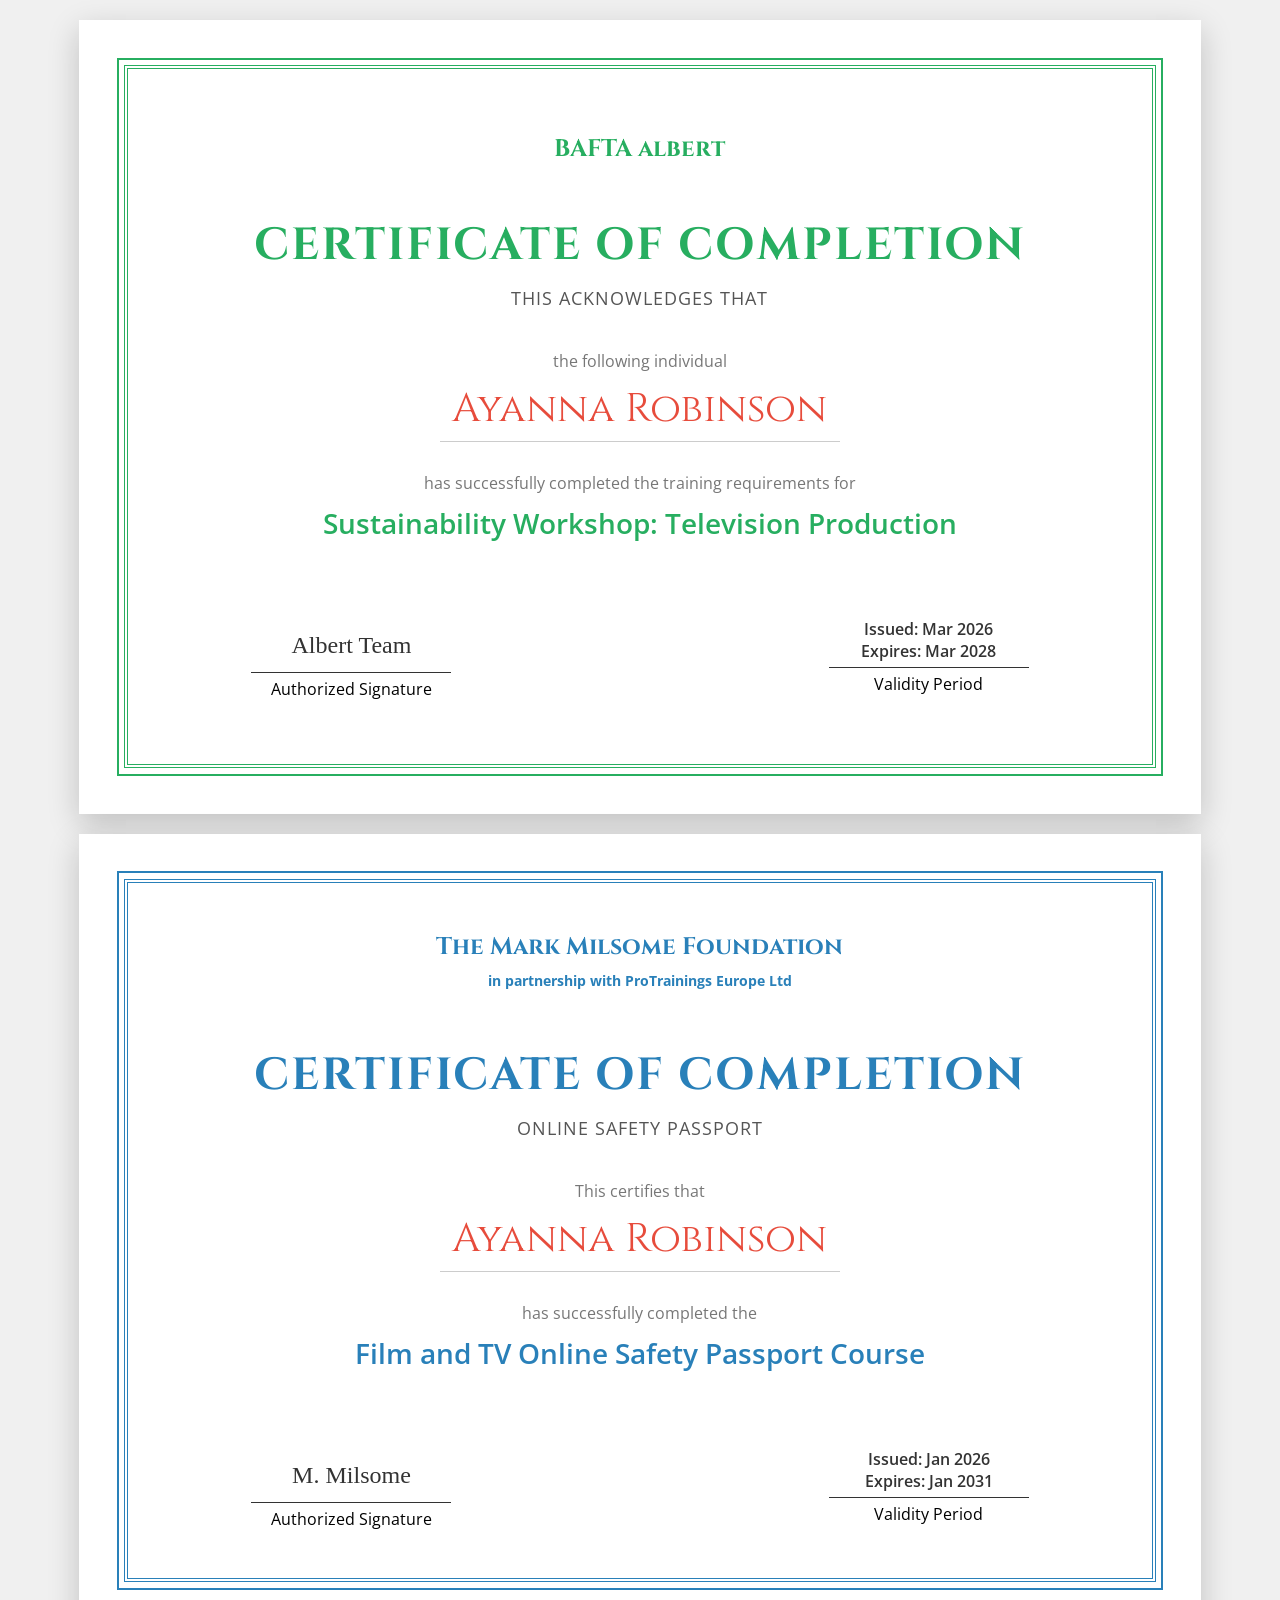
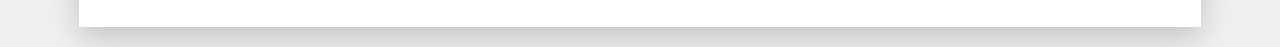
<file: certificates.html>
<!DOCTYPE html>
<html lang="en">
<head>
    <meta charset="UTF-8">
    <meta name="viewport" content="width=device-width, initial-scale=1.0">
    <title>Certificate Mockups | Ayanna Robinson</title>
    <link href="https://fonts.googleapis.com/css2?family=Cinzel:wght@400;700&family=Open+Sans:wght@400;600&display=swap" rel="stylesheet">
    <style>
        /* Print settings to ensure PDF exports beautifully */
        @page {
            size: A4 landscape;
            margin: 0;
        }
        
        body {
            margin: 0;
            padding: 0;
            background-color: #f0f0f0;
            font-family: 'Open Sans', sans-serif;
            -webkit-print-color-adjust: exact;
            print-color-adjust: exact;
        }

        /* Certificate Container */
        .certificate-wrapper {
            width: 297mm; /* A4 Landscape width */
            height: 210mm; /* A4 Landscape height */
            background-color: white;
            margin: 20px auto;
            position: relative;
            box-sizing: border-box;
            padding: 20mm;
            box-shadow: 0 10px 30px rgba(0,0,0,0.2);
            page-break-after: always; /* Ensures each certificate is on a new PDF page */
            display: flex;
            flex-direction: column;
            justify-content: center;
            align-items: center;
            text-align: center;
        }

        /* Print overrides to remove shadow and margin on exported PDF */
        @media print {
            .certificate-wrapper {
                margin: 0;
                box-shadow: none;
            }
            body { background-color: white; }
        }

        /* Fancy Borders */
        .border-outer {
            position: absolute;
            top: 10mm; left: 10mm; right: 10mm; bottom: 10mm;
            border: 2px solid #2C3E50;
        }
        .border-inner {
            position: absolute;
            top: 12mm; left: 12mm; right: 12mm; bottom: 12mm;
            border: 4px double #2C3E50;
        }

        /* Typography */
        h1 {
            font-family: 'Cinzel', serif;
            font-size: 45px;
            color: #2C3E50;
            margin-bottom: 10px;
            letter-spacing: 2px;
            text-transform: uppercase;
        }
        .subtitle {
            font-size: 18px;
            color: #555;
            margin-bottom: 40px;
            text-transform: uppercase;
            letter-spacing: 1px;
        }
        .presented-to {
            font-size: 16px;
            color: #777;
            margin-bottom: 10px;
        }
        .name {
            font-family: 'Cinzel', serif;
            font-size: 40px;
            color: #E74C3C;
            margin-bottom: 30px;
            border-bottom: 1px solid #ccc;
            padding-bottom: 5px;
            display: inline-block;
            min-width: 400px;
        }
        .course-title {
            font-size: 28px;
            font-weight: 600;
            color: #2C3E50;
            margin-bottom: 40px;
            max-width: 80%;
        }
        
        /* Footer / Signatures */
        .cert-footer {
            display: flex;
            justify-content: space-between;
            width: 80%;
            margin-top: 40px;
        }
        .signature-block {
            text-align: center;
            width: 200px;
        }
        .signature-line {
            border-bottom: 1px solid #333;
            margin-bottom: 5px;
            height: 40px;
        }
        .date-line {
            font-weight: 600;
            color: #333;
        }
        .issuer-logo {
            font-family: 'Cinzel', serif;
            font-size: 24px;
            font-weight: bold;
            color: #2C3E50;
            margin-bottom: 20px;
        }
        
        /* Specific Branding Colors */
        .albert-theme .border-outer, .albert-theme .border-inner { border-color: #27ae60; }
        .albert-theme h1, .albert-theme .issuer-logo, .albert-theme .course-title { color: #27ae60; }
        
        .milsome-theme .border-outer, .milsome-theme .border-inner { border-color: #2980b9; }
        .milsome-theme h1, .milsome-theme .issuer-logo, .milsome-theme .course-title { color: #2980b9; }
    </style>
</head>
<body>

    <!-- Certificate 1: BAFTA albert -->
    <!--<div class="certificate-wrapper albert-theme"> -->
    <div id="albert" class="certificate-wrapper albert-theme">
    
        <div class="border-outer"></div>
        <div class="border-inner"></div>
        
        <div class="issuer-logo">BAFTA albert</div>
        
        <h1>Certificate of Completion</h1>
        <div class="subtitle">This acknowledges that</div>
        
        <div class="presented-to">the following individual</div>
        <div class="name">Ayanna Robinson</div>
        
        <div class="presented-to">has successfully completed the training requirements for</div>
        <div class="course-title">Sustainability Workshop: Television Production</div>
        
        <div class="cert-footer">
            <div class="signature-block">
                <div class="signature-line" style="font-family: 'Brush Script MT', cursive; font-size: 24px; padding-top: 10px; color: #333;">Albert Team</div>
                <div>Authorized Signature</div>
            </div>
            <div class="signature-block">
                <div class="signature-line date-line" style="display: flex; flex-direction: column; justify-content: flex-end; padding-bottom: 5px;">
                    Issued: Mar 2026<br>
                    Expires: Mar 2028
                </div>
                <div>Validity Period</div>
            </div>
        </div>
    </div>

    <!-- Certificate 2: Mark Milsome Foundation -->
    <!--<div class="certificate-wrapper milsome-theme"> -->
    <div id="milsome" class="certificate-wrapper milsome-theme">
        <div class="border-outer"></div>
        <div class="border-inner"></div>
        
        <div class="issuer-logo">The Mark Milsome Foundation<br><span style="font-size: 14px; font-family: 'Open Sans', sans-serif;">in partnership with ProTrainings Europe Ltd</span></div>
        
        <h1>Certificate of Completion</h1>
        <div class="subtitle">Online Safety Passport</div>
        
        <div class="presented-to">This certifies that</div>
        <div class="name">Ayanna Robinson</div>
        
        <div class="presented-to">has successfully completed the</div>
        <div class="course-title">Film and TV Online Safety Passport Course</div>
        
        <div class="cert-footer">
            <div class="signature-block">
                <div class="signature-line" style="font-family: 'Brush Script MT', cursive; font-size: 24px; padding-top: 10px; color: #333;">M. Milsome</div>
                <div>Authorized Signature</div>
            </div>
            <div class="signature-block">
                <div class="signature-line date-line" style="display: flex; flex-direction: column; justify-content: flex-end; padding-bottom: 5px;">
                    Issued: Jan 2026<br>
                    Expires: Jan 2031
                </div>
                <div>Validity Period</div>
            </div>
        </div>
    </div>

</body>
</html>
</file>
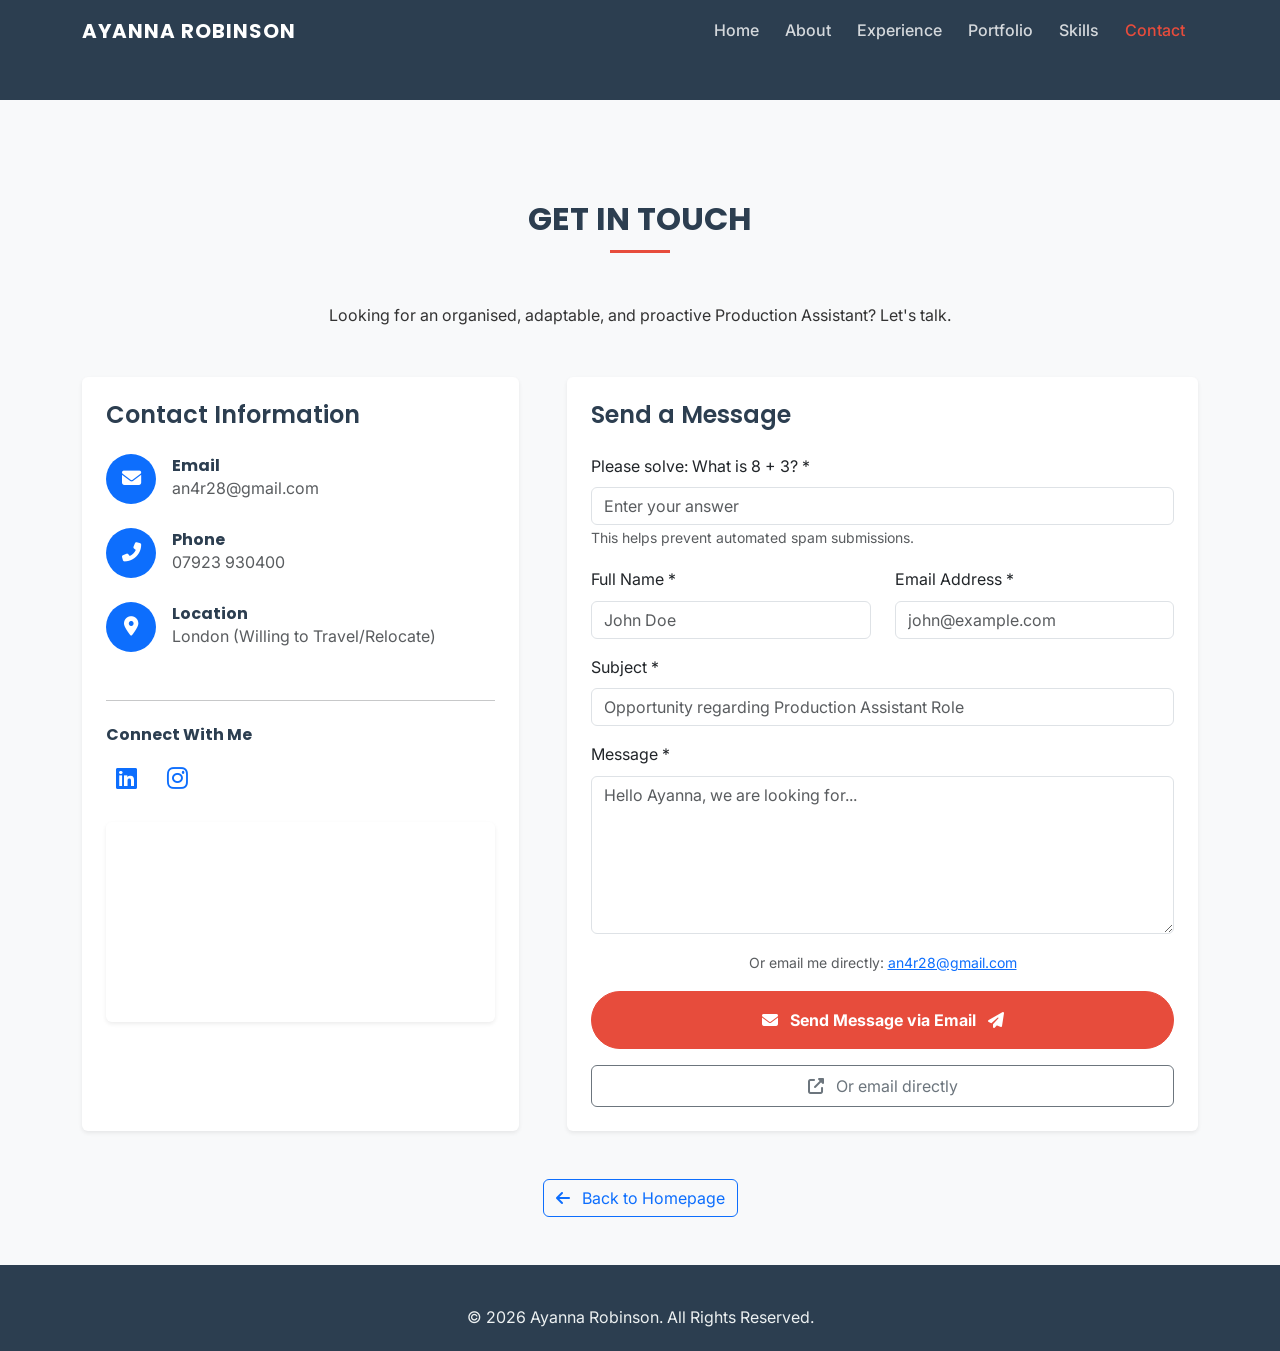
<file: contact.html>
<!DOCTYPE html>
<html lang="en">
<head>
    <meta charset="UTF-8">
    <meta name="viewport" content="width=device-width, initial-scale=1.0">
    <title>Contact Ayanna Robinson | Production Professional</title>
    
    <!-- Bootstrap 5 CSS -->
    <link href="https://cdn.jsdelivr.net/npm/bootstrap@5.3.0/dist/css/bootstrap.min.css" rel="stylesheet">
    <!-- Font Awesome -->
    <link rel="stylesheet" href="https://cdnjs.cloudflare.com/ajax/libs/font-awesome/6.4.0/css/all.min.css">
    <!-- Custom CSS -->
    <link rel="stylesheet" href="style.css">
</head>
<body class="contact-page">

    <!-- Navigation -->
    <nav class="navbar navbar-expand-lg fixed-top navbar-dark bg-primary">
        <div class="container">
            <a class="navbar-brand" href="index.html#hero">AYANNA ROBINSON</a>
            <button class="navbar-toggler" type="button" data-bs-toggle="collapse" data-bs-target="#navbarCollapse">
                <span class="navbar-toggler-icon"></span>
            </button>
            <div class="collapse navbar-collapse" id="navbarCollapse">
                <ul class="navbar-nav ms-auto mb-2 mb-lg-0">
                    <li class="nav-item"><a class="nav-link" href="index.html#hero">Home</a></li>
                    <li class="nav-item"><a class="nav-link" href="index.html#about">About</a></li>
                    <li class="nav-item"><a class="nav-link" href="index.html#experience">Experience</a></li>
                    <li class="nav-item"><a class="nav-link" href="index.html#portfolio">Portfolio</a></li>
                    <li class="nav-item"><a class="nav-link" href="index.html#skills">Skills</a></li>
                    <li class="nav-item"><a class="nav-link active" href="contact.html">Contact</a></li>
                </ul>
            </div>
        </div>
    </nav>

    <!-- Header Padding -->
    <div style="height: 100px; background-color: var(--primary);"></div>

    <!-- Contact Section -->
    <section id="contact" class="bg-light pb-5">
        <div class="container">
            <h2 class="section-title text-center fade-in">Get In Touch</h2>
            <p class="text-center mb-5 fade-in">Looking for an organised, adaptable, and proactive Production Assistant? Let's talk.</p>
            
            <div class="row g-5 justify-content-center">
                <!-- Contact Info & Map -->
                <div class="col-lg-5 fade-in">
                    <div class="card h-100 p-4 border-0 shadow-sm">
                        <h4 class="mb-4">Contact Information</h4>
                        
                        <div class="d-flex align-items-center mb-4">
                            <div class="bg-primary text-white rounded-circle d-flex justify-content-center align-items-center me-3" style="width: 50px; height: 50px; font-size: 1.2rem;">
                                <i class="fas fa-envelope"></i>
                            </div>
                            <div>
                                <h6 class="mb-0 fw-bold">Email</h6>
                                <a href="mailto:an4r28@gmail.com" class="text-decoration-none text-muted">an4r28@gmail.com</a>
                            </div>
                        </div>

                        <div class="d-flex align-items-center mb-4">
                            <div class="bg-primary text-white rounded-circle d-flex justify-content-center align-items-center me-3" style="width: 50px; height: 50px; font-size: 1.2rem;">
                                <i class="fas fa-phone-alt"></i>
                            </div>
                            <div>
                                <h6 class="mb-0 fw-bold">Phone</h6>
                                <a href="tel:+447923930400" class="text-decoration-none text-muted">07923 930400</a>
                            </div>
                        </div>

                        <div class="d-flex align-items-center mb-4">
                            <div class="bg-primary text-white rounded-circle d-flex justify-content-center align-items-center me-3" style="width: 50px; height: 50px; font-size: 1.2rem;">
                                <i class="fas fa-map-marker-alt"></i>
                            </div>
                            <div>
                                <h6 class="mb-0 fw-bold">Location</h6>
                                <span class="text-muted">London (Willing to Travel/Relocate)</span>
                            </div>
                        </div>

                        <hr class="my-4">
                        <h6 class="fw-bold mb-3">Connect With Me</h6>
                        <div class="social-icons">
                            <a href="#" target="_blank" class="text-primary me-3 fs-4"><i class="fab fa-linkedin"></i></a>
                            <a href="#" target="_blank" class="text-primary fs-4"><i class="fab fa-instagram"></i></a>
                        </div>

                        <!-- Map Placeholder -->
                        <div class="mt-4 rounded overflow-hidden shadow-sm" style="height: 200px;">
                            <iframe src="https://www.google.com/maps/embed?pb=!1m18!1m12!1m3!1d158858.18237072596!2d-0.10159865000000001!3d51.52864165!2m3!1f0!2f0!3f0!3m2!1i1024!2i768!4f13.1!3m3!1m2!1s0x47d8a00baf21de75%3A0x52963a5addd52a99!2sLondon!5e0!3m2!1sen!2suk!4v1680000000000!5m2!1sen!2suk" width="100%" height="100%" style="border:0;" allowfullscreen="" loading="lazy" referrerpolicy="no-referrer-when-downgrade"></iframe>
                        </div>
                    </div>
                </div>

                <!-- Contact Form -->
                <div class="col-lg-7 fade-in">
                    <div class="card p-4 border-0 shadow-sm h-100">
                        <h4 class="mb-4">Send a Message</h4>
                        
                        <!-- FormSubmit.co secure relay form -->
                        <form id="contactForm" action="https://formsubmit.co/an4r28@gmail.com" method="POST" novalidate>
                            
                            <!-- ============================================ -->
                            <!-- LEVEL 1 BOT DETECTION: Honeypot (hidden trap) -->
                            <!-- ============================================ -->
                            <input type="text" name="_honey" style="display:none">
                            
                            <!-- ============================================ -->
                            <!-- LEVEL 2 BOT DETECTION: Timestamp validation   -->
                            <!-- ============================================ -->
                            <input type="hidden" name="_timestamp" id="timestampField" value="">
                            
                            <!-- ============================================ -->
                            <!-- LEVEL 3 BOT DETECTION: Math CAPTCHA question  -->
                            <!-- ============================================ -->
                            <div class="mb-3">
                                <label for="captcha" class="form-label">Please solve: <span id="captchaQuestion">What is 4 + 5?</span> *</label>
                                <input type="number" class="form-control" id="captcha" placeholder="Enter your answer" required>
                                <input type="hidden" id="captchaAnswer" value="">
                                <div class="invalid-feedback">Please answer the security question correctly.</div>
                                <small class="text-muted">This helps prevent automated spam submissions.</small>
                            </div>

                            <!-- FormSubmit.co additional options -->
                            <input type="hidden" name="_subject" value="New message from Ayanna Robinson's Portfolio">
                            <input type="hidden" name="_captcha" value="false">
                            <input type="hidden" name="_template" value="table">
                            <input type="hidden" name="_next" value="https://mikeconel.github.io/ayannarobinson/thank-you.html">
                            
                            <div class="row">
                                <div class="col-md-6 mb-3">
                                    <label for="name" class="form-label">Full Name *</label>
                                    <input type="text" class="form-control" id="name" name="name" required placeholder="John Doe">
                                    <div class="invalid-feedback">Please enter your name.</div>
                                </div>
                                <div class="col-md-6 mb-3">
                                    <label for="email" class="form-label">Email Address *</label>
                                    <input type="email" class="form-control" id="email" name="email" required placeholder="john@example.com">
                                    <div class="invalid-feedback">Please enter a valid email address.</div>
                                </div>
                            </div>
                            
                            <div class="mb-3">
                                <label for="subject" class="form-label">Subject *</label>
                                <input type="text" class="form-control" id="subject" name="subject" required placeholder="Opportunity regarding Production Assistant Role">
                                <div class="invalid-feedback">Please enter a subject.</div>
                            </div>
                            
                            <div class="mb-3">
                                <label for="message" class="form-label">Message *</label>
                                <textarea class="form-control" id="message" name="message" rows="6" required placeholder="Hello Ayanna, we are looking for..."></textarea>
                                <div class="invalid-feedback">Please write your message.</div>
                            </div>
                            
                            <!-- Mailto fallback: the form submits via FormSubmit, but a direct mailto link is also provided -->
                            <div class="mb-3 text-center">
                                <small class="text-muted">Or email me directly: <a href="mailto:an4r28@gmail.com?subject=Enquiry%20from%20Portfolio" class="text-primary">an4r28@gmail.com</a></small>
                            </div>
                            
                            <button type="submit" class="btn btn-primary w-100 py-3 fw-bold">
                                <i class="fas fa-envelope me-2"></i> Send Message via Email
                                <i class="fas fa-paper-plane ms-2"></i>
                            </button>
                        </form>
                        
                        <!-- Direct mailto fallback button (alternative) -->
                        <div class="mt-3 text-center">
                            <a href="mailto:an4r28@gmail.com?subject=Enquiry%20from%20Portfolio" class="btn btn-outline-secondary w-100 py-2">
                                <i class="fas fa-external-link-alt me-2"></i> Or email directly
                            </a>
                        </div>
                    </div>
                </div>
            </div>
            
            <div class="text-center mt-5">
                <a href="index.html" class="btn btn-outline-primary"><i class="fas fa-arrow-left me-2"></i> Back to Homepage</a>
            </div>
        </div>
    </section>

    <!-- Footer -->
    <footer class="text-center">
        <div class="container">
            <p class="mb-0">&copy; <span id="year">2026</span> Ayanna Robinson. All Rights Reserved.</p>
        </div>
    </footer>

    <!-- Bootstrap 5 JS Bundle -->
    <script src="https://cdn.jsdelivr.net/npm/bootstrap@5.3.0/dist/js/bootstrap.bundle.min.js"></script>
    <!-- Custom JS -->
    <script src="script.js"></script>
    <script>
        // ============================================================
        // LEVEL 1 & 2 BOT DETECTION: Timestamp & JavaScript check
        // ============================================================
        document.addEventListener('DOMContentLoaded', function() {
            // Set timestamp when the page loads (bots often skip JavaScript)
            const timestampField = document.getElementById('timestampField');
            if (timestampField) {
                timestampField.value = new Date().getTime().toString();
            }
            
            // ============================================================
            // LEVEL 3: Generate random math CAPTCHA
            // ============================================================
            const num1 = Math.floor(Math.random() * 9) + 2;  // 2-10
            const num2 = Math.floor(Math.random() * 9) + 2;  // 2-10
            const answer = num1 + num2;
            
            document.getElementById('captchaQuestion').textContent = 'What is ' + num1 + ' + ' + num2 + '?';
            document.getElementById('captchaAnswer').value = answer;
            
            // ============================================================
            // Form validation with CAPTCHA check
            // ============================================================
            const form = document.getElementById('contactForm');
            const captchaInput = document.getElementById('captcha');
            
            if (form) {
                form.addEventListener('submit', function(e) {
                    // Validate CAPTCHA answer
                    const userAnswer = parseInt(captchaInput.value, 10);
                    const correctAnswer = parseInt(document.getElementById('captchaAnswer').value, 10);
                    
                    if (userAnswer !== correctAnswer || isNaN(userAnswer)) {
                        e.preventDefault();
                        captchaInput.classList.add('is-invalid');
                        captchaInput.focus();
                        alert('Please answer the security question correctly.');
                        return false;
                    } else {
                        captchaInput.classList.remove('is-invalid');
                    }
                    
                    // Basic validation for other fields
                    const name = document.getElementById('name');
                    const email = document.getElementById('email');
                    const subject = document.getElementById('subject');
                    const message = document.getElementById('message');
                    let isValid = true;
                    
                    if (!name.value.trim()) {
                        name.classList.add('is-invalid');
                        isValid = false;
                    } else {
                        name.classList.remove('is-invalid');
                    }
                    
                    if (!email.value.trim() || !email.validity.valid) {
                        email.classList.add('is-invalid');
                        isValid = false;
                    } else {
                        email.classList.remove('is-invalid');
                    }
                    
                    if (!subject.value.trim()) {
                        subject.classList.add('is-invalid');
                        isValid = false;
                    } else {
                        subject.classList.remove('is-invalid');
                    }
                    
                    if (!message.value.trim()) {
                        message.classList.add('is-invalid');
                        isValid = false;
                    } else {
                        message.classList.remove('is-invalid');
                    }
                    
                    if (!isValid) {
                        e.preventDefault();
                        return false;
                    }
                    
                    // If all valid, form submits to FormSubmit.co
                    // The form will send an email directly via FormSubmit's mailto relay
                });
            }
            
            // ============================================================
            // Real-time validation clearing
            // ============================================================
            document.querySelectorAll('#contactForm .form-control').forEach(function(input) {
                input.addEventListener('input', function() {
                    if (this.classList.contains('is-invalid') && this.value.trim()) {
                        this.classList.remove('is-invalid');
                    }
                });
            });
        });
        
        // Update copyright year
        document.getElementById('year').textContent = new Date().getFullYear();
    </script>
</body>
</html>
</file>
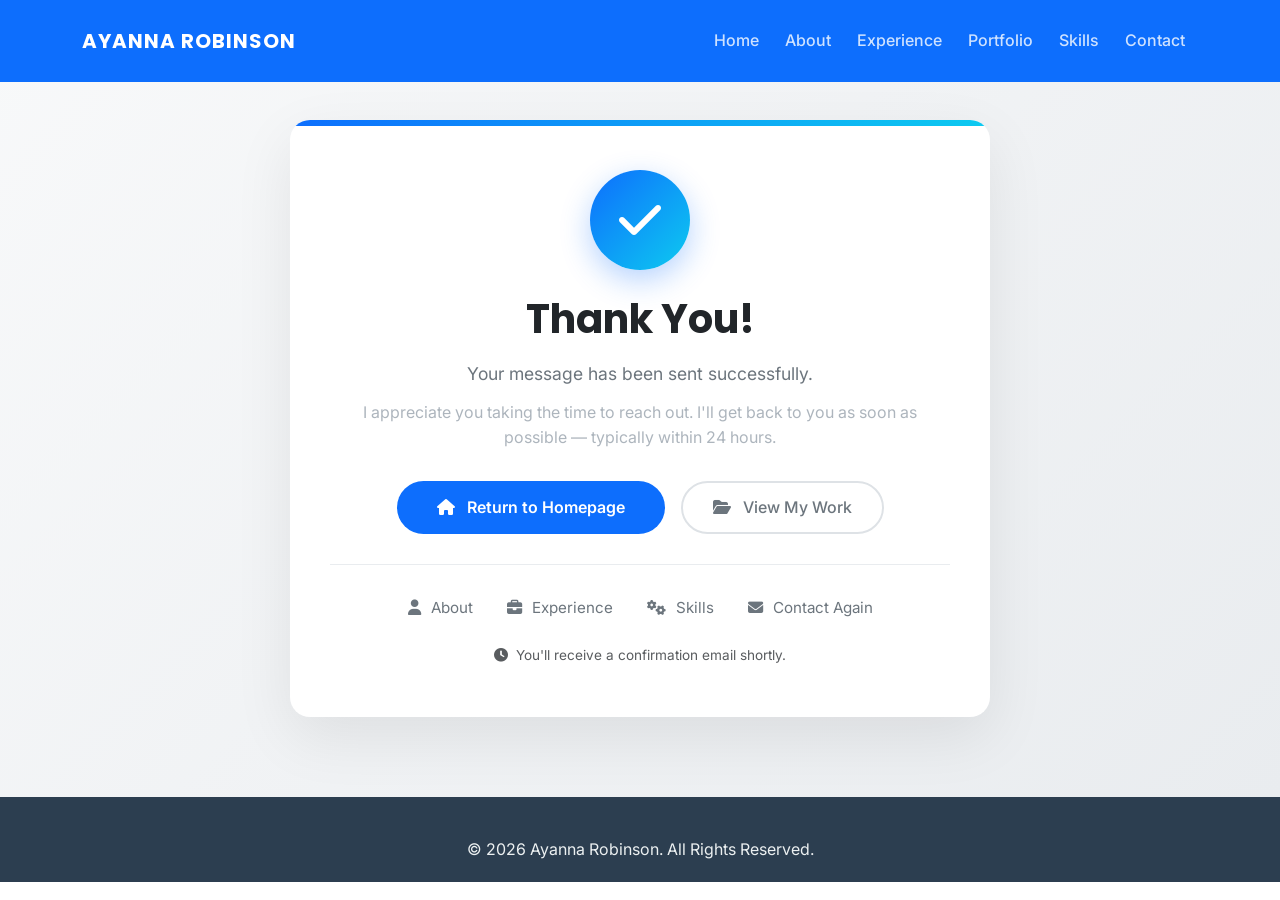
<file: thank-you.html>
<!DOCTYPE html>
<html lang="en">
<head>
    <meta charset="UTF-8">
    <meta name="viewport" content="width=device-width, initial-scale=1.0">
    <title>Thank You | Ayanna Robinson</title>
    
    <!-- Bootstrap 5 CSS -->
    <link href="https://cdn.jsdelivr.net/npm/bootstrap@5.3.0/dist/css/bootstrap.min.css" rel="stylesheet">
    <!-- Font Awesome -->
    <link rel="stylesheet" href="https://cdnjs.cloudflare.com/ajax/libs/font-awesome/6.4.0/css/all.min.css">
    <!-- Custom CSS -->
    <link rel="stylesheet" href="style.css">
    
    <style>
        /* Additional styles for thank-you page */
        .thank-you-section {
            min-height: 80vh;
            display: flex;
            align-items: center;
            justify-content: center;
            background: linear-gradient(135deg, #f8f9fa 0%, #e9ecef 100%);
            padding: 120px 0 80px;
        }
        
        .thank-you-card {
            background: white;
            border-radius: 20px;
            box-shadow: 0 20px 60px rgba(0, 0, 0, 0.08);
            padding: 50px 40px;
            text-align: center;
            max-width: 700px;
            margin: 0 auto;
            position: relative;
            overflow: hidden;
        }
        
        .thank-you-card::before {
            content: '';
            position: absolute;
            top: 0;
            left: 0;
            right: 0;
            height: 6px;
            background: linear-gradient(90deg, #0d6efd, #0dcaf0);
        }
        
        .success-icon {
            width: 100px;
            height: 100px;
            background: linear-gradient(135deg, #0d6efd, #0dcaf0);
            border-radius: 50%;
            display: flex;
            align-items: center;
            justify-content: center;
            margin: 0 auto 25px;
            font-size: 48px;
            color: white;
            box-shadow: 0 10px 30px rgba(13, 110, 253, 0.3);
            animation: scaleIn 0.6s ease-out;
        }
        
        @keyframes scaleIn {
            0% {
                transform: scale(0);
                opacity: 0;
            }
            60% {
                transform: scale(1.1);
            }
            100% {
                transform: scale(1);
                opacity: 1;
            }
        }
        
        .thank-you-title {
            font-size: 2.5rem;
            font-weight: 700;
            color: #212529;
            margin-bottom: 15px;
        }
        
        .thank-you-message {
            font-size: 1.1rem;
            color: #6c757d;
            line-height: 1.8;
            margin-bottom: 10px;
        }
        
        .thank-you-sub-message {
            font-size: 1rem;
            color: #adb5bd;
            margin-bottom: 30px;
        }
        
        .btn-primary-custom {
            background: #0d6efd;
            color: white;
            padding: 14px 40px;
            border-radius: 50px;
            font-weight: 600;
            font-size: 1rem;
            border: none;
            transition: all 0.3s ease;
            text-decoration: none;
            display: inline-block;
        }
        
        .btn-primary-custom:hover {
            background: #0b5ed7;
            color: white;
            transform: translateY(-2px);
            box-shadow: 0 8px 25px rgba(13, 110, 253, 0.3);
        }
        
        .btn-outline-custom {
            background: transparent;
            color: #6c757d;
            padding: 12px 30px;
            border-radius: 50px;
            font-weight: 500;
            border: 2px solid #dee2e6;
            transition: all 0.3s ease;
            text-decoration: none;
            display: inline-block;
        }
        
        .btn-outline-custom:hover {
            background: #f8f9fa;
            border-color: #0d6efd;
            color: #0d6efd;
        }
        
        .quick-links {
            margin-top: 30px;
            padding-top: 30px;
            border-top: 1px solid #e9ecef;
        }
        
        .quick-links a {
            color: #6c757d;
            text-decoration: none;
            margin: 0 15px;
            font-size: 0.95rem;
            transition: color 0.3s ease;
        }
        
        .quick-links a:hover {
            color: #0d6efd;
        }
        
        .quick-links i {
            margin-right: 6px;
        }
        
        /* Responsive */
        @media (max-width: 576px) {
            .thank-you-card {
                padding: 35px 20px;
                margin: 0 15px;
            }
            
            .thank-you-title {
                font-size: 1.8rem;
            }
            
            .success-icon {
                width: 75px;
                height: 75px;
                font-size: 36px;
            }
            
            .btn-primary-custom {
                width: 100%;
                text-align: center;
            }
            
            .btn-outline-custom {
                width: 100%;
                text-align: center;
                margin-top: 10px;
            }
        }
    </style>
</head>
<body>

    <!-- Navigation -->
    <nav class="navbar navbar-expand-lg fixed-top navbar-dark bg-primary">
        <div class="container">
            <a class="navbar-brand" href="index.html#hero">AYANNA ROBINSON</a>
            <button class="navbar-toggler" type="button" data-bs-toggle="collapse" data-bs-target="#navbarCollapse">
                <span class="navbar-toggler-icon"></span>
            </button>
            <div class="collapse navbar-collapse" id="navbarCollapse">
                <ul class="navbar-nav ms-auto mb-2 mb-lg-0">
                    <li class="nav-item"><a class="nav-link" href="index.html#hero">Home</a></li>
                    <li class="nav-item"><a class="nav-link" href="index.html#about">About</a></li>
                    <li class="nav-item"><a class="nav-link" href="index.html#experience">Experience</a></li>
                    <li class="nav-item"><a class="nav-link" href="index.html#portfolio">Portfolio</a></li>
                    <li class="nav-item"><a class="nav-link" href="index.html#skills">Skills</a></li>
                    <li class="nav-item"><a class="nav-link" href="contact.html">Contact</a></li>
                </ul>
            </div>
        </div>
    </nav>

    <!-- Thank You Section -->
    <section class="thank-you-section">
        <div class="container">
            <div class="thank-you-card fade-in">
                
                <!-- Success Icon -->
                <div class="success-icon">
                    <i class="fas fa-check"></i>
                </div>
                
                <!-- Title -->
                <h1 class="thank-you-title">Thank You!</h1>
                
                <!-- Main Message -->
                <p class="thank-you-message">
                    Your message has been sent successfully.
                </p>
                <p class="thank-you-sub-message">
                    I appreciate you taking the time to reach out. I'll get back to you as soon as possible — typically within 24 hours.
                </p>
                
                <!-- Action Buttons -->
                <div class="d-flex flex-wrap gap-3 justify-content-center mb-4">
                    <a href="index.html#hero" class="btn-primary-custom">
                        <i class="fas fa-home me-2"></i> Return to Homepage
                    </a>
                    <a href="index.html#portfolio" class="btn-outline-custom">
                        <i class="fas fa-folder-open me-2"></i> View My Work
                    </a>
                </div>
                
                <!-- Quick Links -->
                <div class="quick-links">
                    <a href="index.html#about"><i class="fas fa-user"></i> About</a>
                    <a href="index.html#experience"><i class="fas fa-briefcase"></i> Experience</a>
                    <a href="index.html#skills"><i class="fas fa-cogs"></i> Skills</a>
                    <a href="contact.html"><i class="fas fa-envelope"></i> Contact Again</a>
                </div>
                
                <!-- Small note -->
                <p class="text-muted mt-4 mb-0" style="font-size: 0.85rem;">
                    <i class="fas fa-clock me-1"></i> You'll receive a confirmation email shortly.
                </p>
            </div>
        </div>
    </section>

    <!-- Footer -->
    <footer class="text-center">
        <div class="container">
            <p class="mb-0">&copy; <span id="year">2026</span> Ayanna Robinson. All Rights Reserved.</p>
        </div>
    </footer>

    <!-- Bootstrap 5 JS Bundle -->
    <script src="https://cdn.jsdelivr.net/npm/bootstrap@5.3.0/dist/js/bootstrap.bundle.min.js"></script>
    <!-- Custom JS -->
    <script src="script.js"></script>
    <script>
        // Update copyright year
        document.getElementById('year').textContent = new Date().getFullYear();
    </script>
</body>
</html>
</file>
<file: style.css>
/* style.css */
@import url('https://fonts.googleapis.com/css2?family=Inter:wght@300;400;500;600&family=Poppins:wght@400;500;600;700&display=swap');

:root {
    --primary: #2C3E50;
    --secondary: #E74C3C;
    --accent: #ECF0F1;
    --text: #333333;
    --text-light: #6c757d;
    --light-bg: #f8f9fa;
    --white: #ffffff;
}

body {
    font-family: 'Inter', sans-serif;
    color: var(--text);
    line-height: 1.6;
    overflow-x: hidden;
}

h1, h2, h3, h4, h5, h6, .navbar-brand {
    font-family: 'Poppins', sans-serif;
    font-weight: 600;
    color: var(--primary);
}

/* Loader Animation */
#loader {
    position: fixed;
    top: 0; left: 0; width: 100%; height: 100%;
    background: var(--white);
    z-index: 9999;
    display: flex;
    justify-content: center;
    align-items: center;
    transition: opacity 0.5s ease;
}
.spinner {
    width: 50px; height: 50px;
    border: 5px solid var(--accent);
    border-top-color: var(--secondary);
    border-radius: 50%;
    animation: spin 1s linear infinite;
}
@keyframes spin { 100% { transform: rotate(360deg); } }

/* Navbar */
.navbar {
    transition: all 0.3s ease;
    padding: 20px 0;
}
.navbar.scrolled {
    background-color: var(--primary) !important;
    padding: 10px 0;
    box-shadow: 0 4px 10px rgba(0,0,0,0.1);
}
.contact-page .navbar {
    background-color: var(--primary) !important;
    padding: 10px 0;
}
.navbar-brand { font-weight: 700; letter-spacing: 1px; color: var(--white) !important; }
.nav-link { color: rgba(255,255,255,0.8) !important; font-weight: 500; margin: 0 5px; transition: color 0.3s; }
.nav-link:hover, .nav-link.active { color: var(--secondary) !important; }

/* Buttons */
.btn-primary {
    background-color: var(--secondary);
    border-color: var(--secondary);
    padding: 10px 24px;
    border-radius: 30px;
    font-weight: 500;
    transition: all 0.3s ease;
}
.btn-primary:hover {
    background-color: #c0392b;
    border-color: #c0392b;
    transform: translateY(-2px);
    box-shadow: 0 4px 10px rgba(231, 76, 60, 0.3);
}
.btn-outline-light:hover { color: var(--primary); }

/* Hero Section */
.hero-section {
    /* Updated path for local background image */
    background: linear-gradient(135deg, rgba(44, 62, 80, 0.9) 0%, rgba(26, 37, 47, 0.9) 100%), url('images/hero-bg.jpg') center/cover;
    color: var(--white);
    min-height: 100vh;
    display: flex;
    align-items: center;
    position: relative;
    padding-top: 80px;
}
.hero-section h1, .hero-section h2, .hero-section h3 { color: var(--white); }

/* IMAGE ASPECT RATIO PROTECTIONS */
.hero-img {
    border: 5px solid rgba(255,255,255,0.2);
    box-shadow: 0 10px 30px rgba(0,0,0,0.3);
    object-fit: cover;
    aspect-ratio: 1 / 1; /* Forces a perfect square so border-radius makes a perfect circle */
    width: 100%;
    max-width: 350px;
}

.about-img {
    object-fit: cover;
    aspect-ratio: 3 / 4; /* Professional portrait ratio */
    width: 100%;
}

.testimonial-img {
    object-fit: cover;
    aspect-ratio: 1 / 1;
    width: 60px;
    height: 60px;
}

.social-icons a {
    color: var(--white);
    font-size: 1.5rem;
    margin: 0 10px;
    transition: color 0.3s ease, transform 0.3s ease;
    display: inline-block;
}
.social-icons a:hover { color: var(--secondary); transform: translateY(-3px); }

/* Sections Global */
section { padding: 100px 0; }
.section-title {
    margin-bottom: 50px;
    position: relative;
    padding-bottom: 15px;
    text-transform: uppercase;
    font-weight: 700;
}
.section-title::after {
    content: '';
    position: absolute;
    bottom: 0; left: 50%;
    transform: translateX(-50%);
    width: 60px; height: 3px;
    background-color: var(--secondary);
}

/* About Section */
.about-stats { background-color: var(--light-bg); padding: 20px; border-radius: 10px; text-align: center; }
.about-stats h3 { color: var(--secondary); font-size: 2rem; margin-bottom: 0; }
.trait-badge {
    background-color: var(--primary);
    color: var(--white);
    padding: 8px 16px;
    border-radius: 20px;
    font-size: 0.85rem;
    margin: 5px 5px 5px 0;
    display: inline-block;
}

/* Experience Timeline */
.timeline {
    border-left: 3px solid var(--accent);
    padding-left: 30px;
    margin-left: 15px;
    position: relative;
}
.timeline-item { position: relative; margin-bottom: 40px; }
.timeline-item:last-child { margin-bottom: 0; }
.timeline-item::before {
    content: '';
    width: 17px; height: 17px;
    background: var(--secondary);
    border: 3px solid var(--white);
    border-radius: 50%;
    position: absolute;
    left: -40px; top: 5px;
    box-shadow: 0 0 0 3px var(--accent);
}
.timeline-date { font-size: 0.85rem; color: var(--secondary); font-weight: 600; margin-bottom: 5px; }
.timeline-company { font-weight: 700; color: var(--primary); font-size: 1.2rem; margin-bottom: 2px;}
.timeline-role { font-style: italic; color: var(--text-light); margin-bottom: 10px; }
.timeline-content ul { padding-left: 20px; margin-bottom: 0; }

/* Portfolio Carousel */
.carousel-item img { 
    height: 600px; 
    object-fit: cover; /* Locks in aspect ratio for all gallery items */
    border-radius: 10px; 
    filter: brightness(0.7); 
    width: 100%;
}
.carousel-caption {
    background: rgba(44, 62, 80, 0.8);
    border-radius: 10px;
    padding: 20px;
    bottom: 40px;
}
.carousel-indicators [data-bs-target] { background-color: var(--secondary); }

/* Skills Section */
.skill-card {
    background: var(--white);
    border-radius: 10px;
    padding: 30px 20px;
    box-shadow: 0 5px 15px rgba(0,0,0,0.05);
    height: 100%;
    transition: transform 0.3s ease;
    border-top: 4px solid var(--primary);
}
.skill-card:hover { transform: translateY(-10px); }
.skill-icon { font-size: 2.5rem; color: var(--secondary); margin-bottom: 20px; }
.skill-list { list-style: none; padding: 0; }
.skill-list li { margin-bottom: 10px; position: relative; padding-left: 25px; }
.skill-list li::before {
    content: '\f058';
    font-family: 'Font Awesome 5 Free';
    font-weight: 900;
    color: var(--secondary);
    position: absolute;
    left: 0; top: 2px;
}

/* Certifications & Testimonials */
.cert-card, .test-card {
    border: 1px solid var(--accent);
    border-radius: 10px;
    padding: 25px;
    transition: all 0.3s ease;
    background: var(--white);
    height: 100%;
}
.cert-card:hover, .test-card:hover { box-shadow: 0 10px 20px rgba(0,0,0,0.08); border-color: var(--secondary); }
.test-card .quote-icon { color: var(--accent); font-size: 3rem; position: absolute; top: 10px; right: 20px; opacity: 0.5; }

/* Footer & Back to Top */
footer { background-color: var(--primary); color: var(--accent); padding: 40px 0 20px; }
footer a { color: var(--accent); text-decoration: none; transition: color 0.3s; }
footer a:hover { color: var(--secondary); }
#backToTop {
    position: fixed; bottom: 30px; right: 30px;
    display: none; z-index: 99;
    border-radius: 50%;
    width: 50px; height: 50px;
    background-color: var(--secondary);
    color: var(--white);
    border: none;
    box-shadow: 0 4px 8px rgba(0,0,0,0.2);
    transition: all 0.3s;
}
#backToTop:hover { background-color: #c0392b; transform: scale(1.1); }

/* Scroll Animations */
.fade-in { opacity: 0; transform: translateY(40px); transition: opacity 0.8s ease-out, transform 0.8s ease-out; }
.fade-in.appear { opacity: 1; transform: translateY(0); }

/* Responsive adjustments */
@media (max-width: 768px) {
    .hero-section { text-align: center; }
    .timeline { margin-left: 0; padding-left: 20px; }
    .timeline-item::before { left: -29px; }
    .carousel-item img { height: 400px; }
}
</file>
